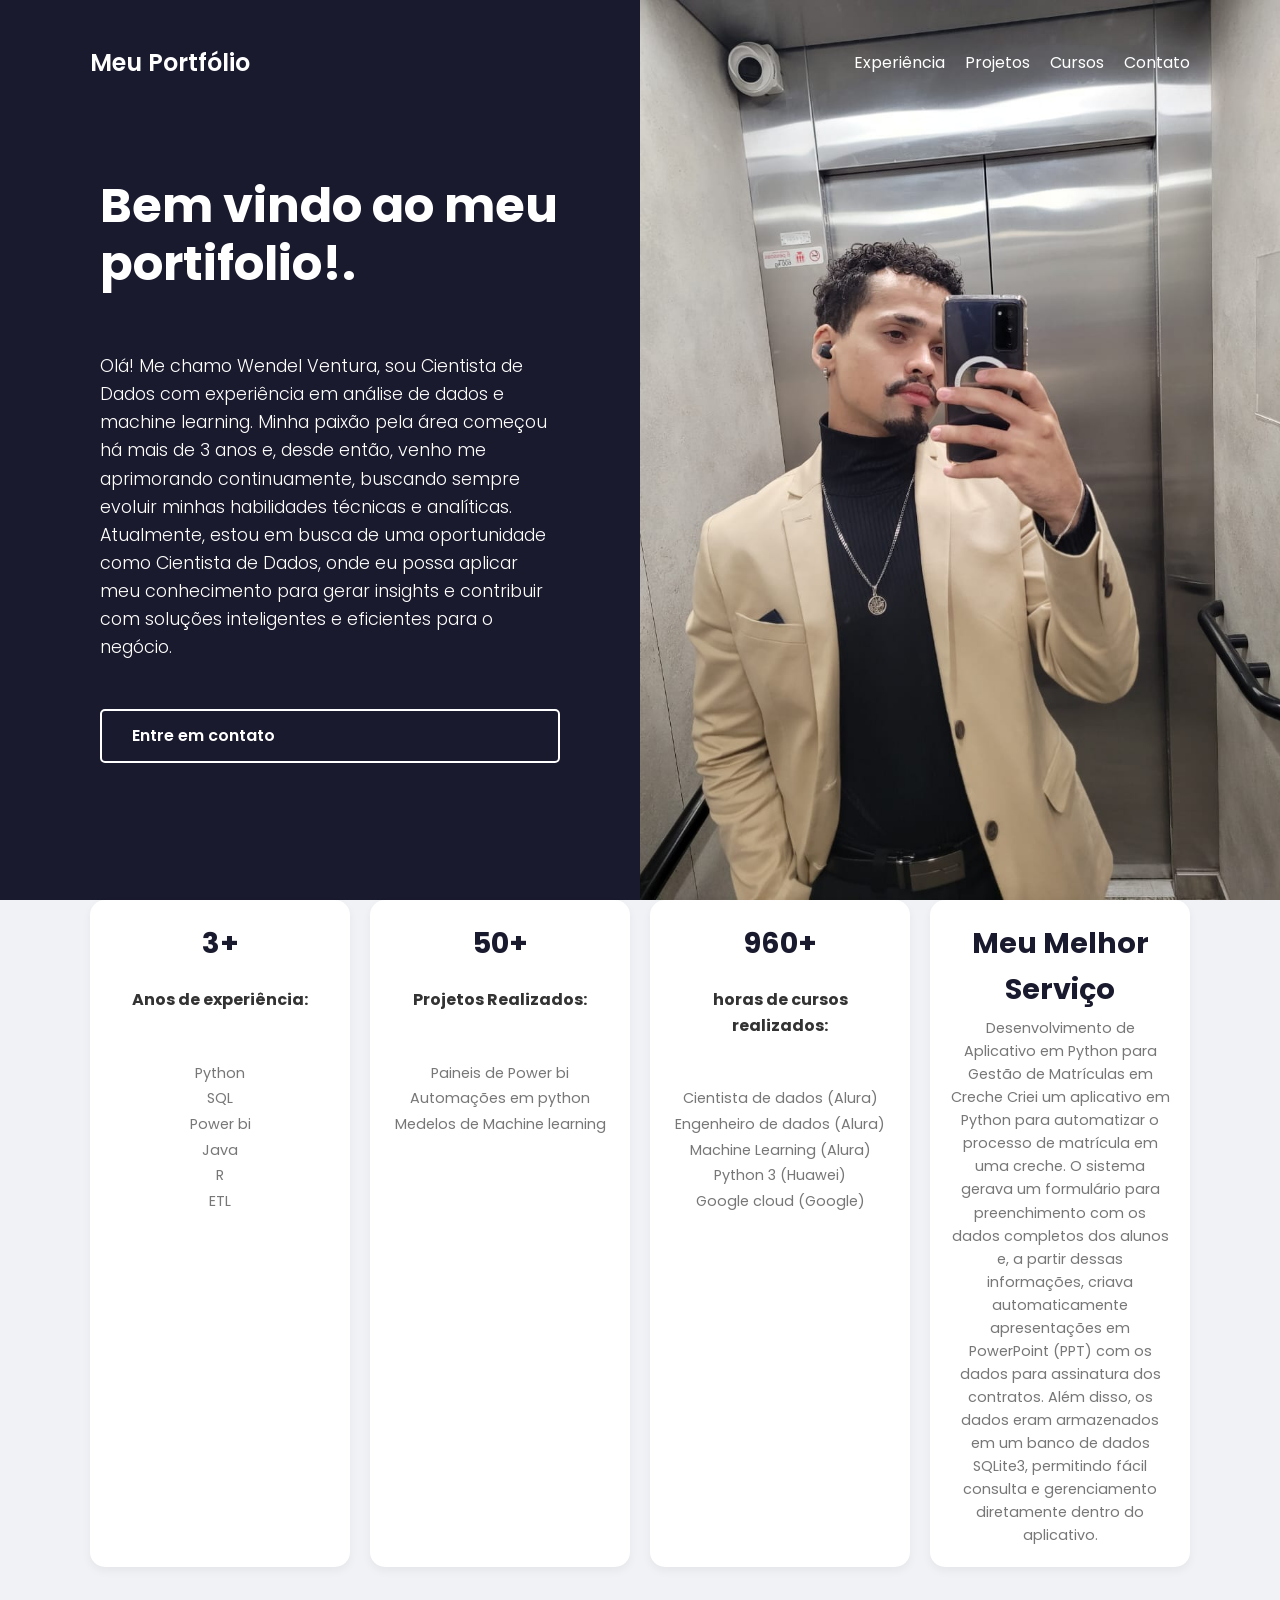
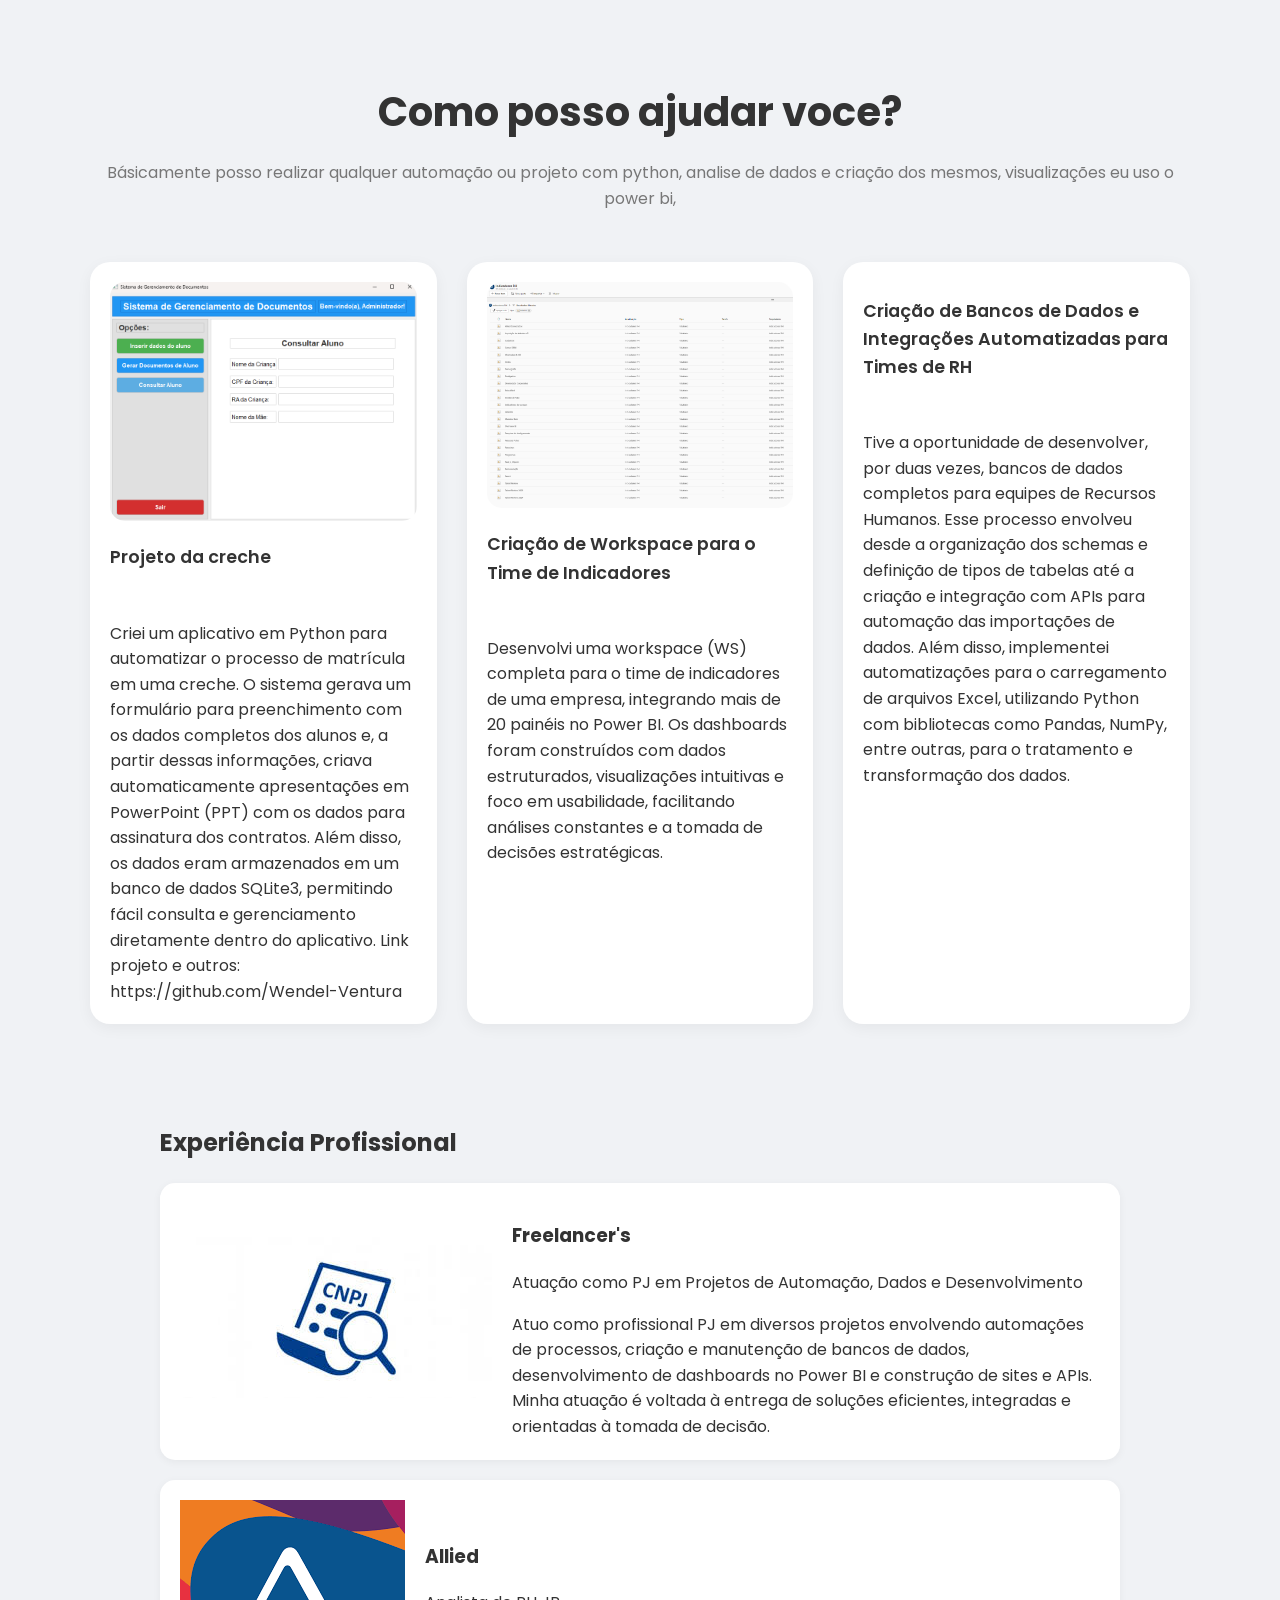
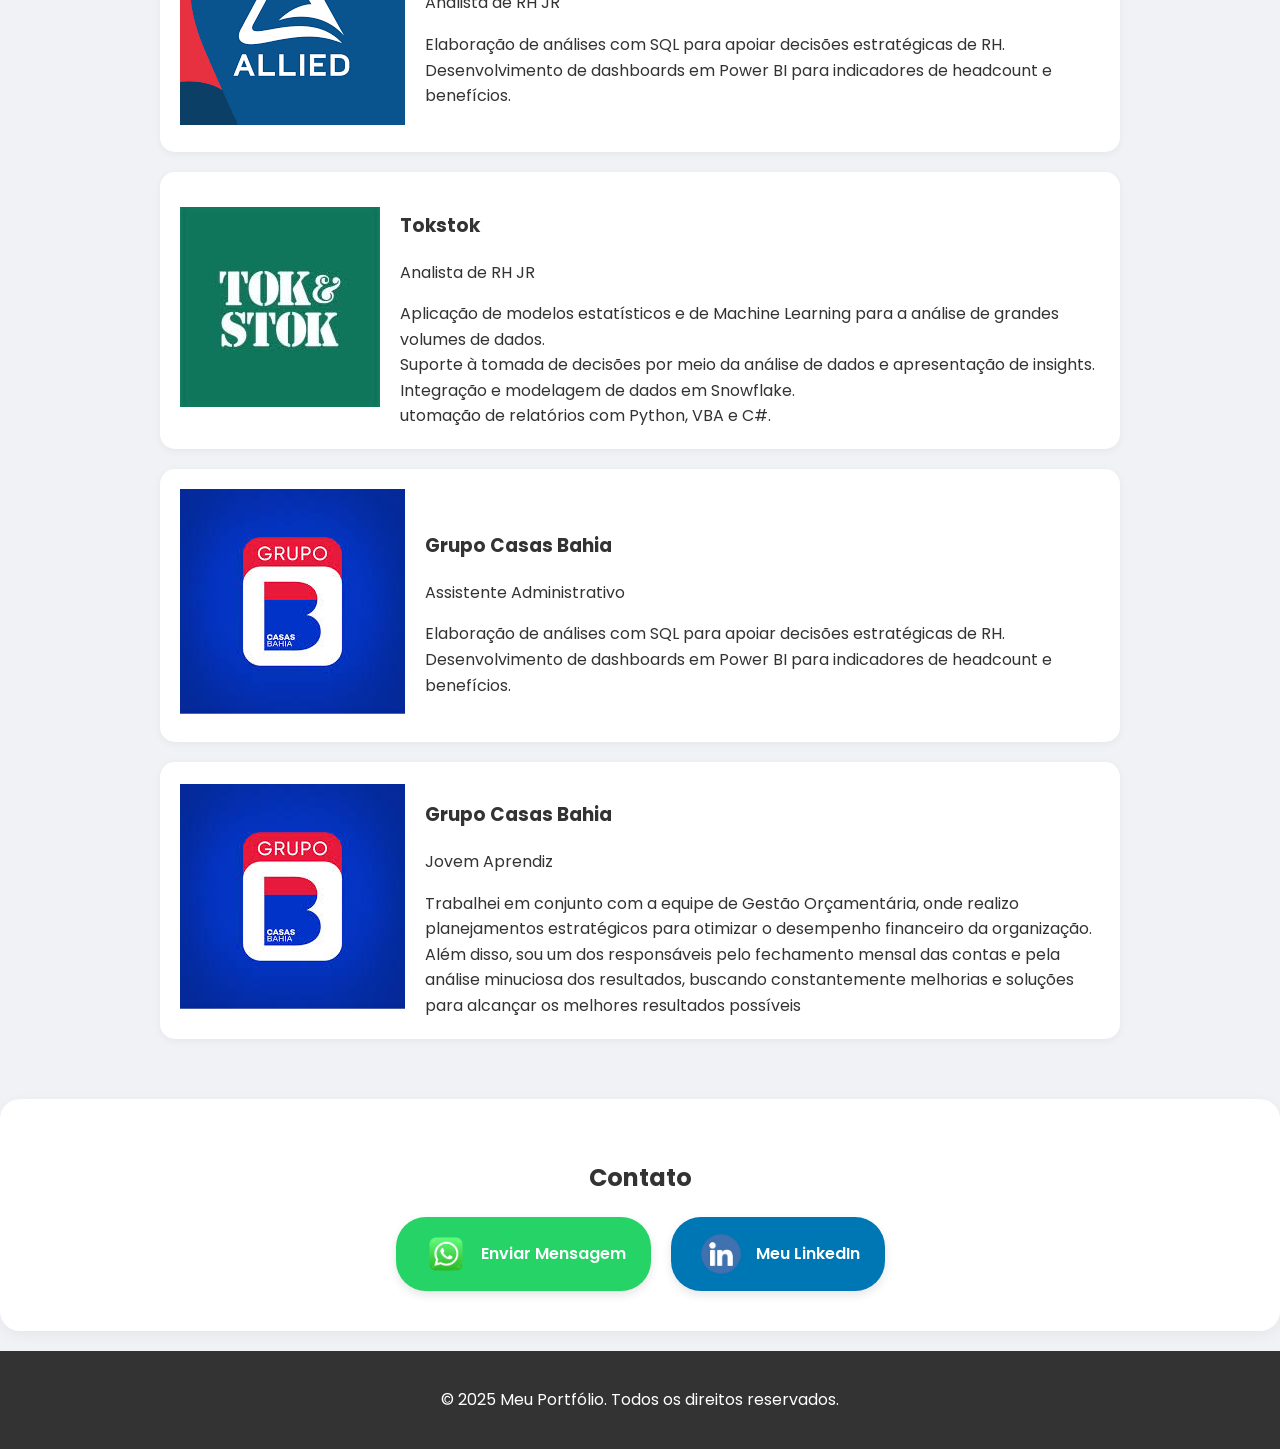
<file: index.html>
<!DOCTYPE html>
<html lang="pt-br">
<head>
    <meta charset="UTF-8">
    <meta name="viewport" content="width=device-width, initial-scale=1.0">
    <title>Meu Portfólio</title>
    <link rel="stylesheet" href="style.css">
    <link rel="preconnect" href="https://fonts.googleapis.com">
    <link rel="preconnect" href="https://fonts.gstatic.com" crossorigin>
    <link href="https://fonts.googleapis.com/css2?family=Poppins:wght@300;400;600;700&display=swap" rel="stylesheet">
</head>
<body>

    <section id="hero">
        <header class="header">
            <nav class="container">
                <h1 class="logo">Meu Portfólio</h1>
                <ul>
                    <li><a href="#experiencia">Experiência</a></li>
                    <li><a href="#projetos">Projetos</a></li>
                    <li><a href="cursos.html">Cursos</a></li>
                    <li><a href="#contato">Contato</a></li>
                </ul>
            </nav>
        </header>

        <div class="hero-conteudo-wrapper">
            <div class="hero-texto">
                <h1>
                    Bem vindo ao meu portifolio!.
                </h1>
                <p>
                    Olá! Me chamo Wendel Ventura, sou Cientista de Dados com experiência em análise de dados e machine learning.
                    Minha paixão pela área começou há mais de 3 anos e, desde então, venho me aprimorando continuamente, buscando sempre evoluir minhas habilidades técnicas e analíticas.
                    Atualmente, estou em busca de uma oportunidade como Cientista de Dados, onde eu possa aplicar meu conhecimento para gerar insights e contribuir com soluções inteligentes e eficientes para o negócio.
                </p>
                <a href="#contato" class="botao">Entre em contato</a>
            </div>
            <div class="hero-imagem">
                <img src="pictures\img2.jpg" alt="Sua foto de perfil profissional">
            </div>
        </div>
    </section>

    <section id="info-cards" class="container">
        <div class="info-card">
            <h3>3+</h3>
            <h4>Anos de experiência: </h4>
            <br>
            <span>Python</span>
            <br>
            <span>SQL</span>
            <br>
            <span>Power bi</span>
            <br>
            <span>Java</span>
            <br>
            <span>R</span>
            <br>
            <span>ETL</span>
        </div>
        <div class="info-card">
            <h3>50+</h3>
            <h4>Projetos Realizados:</h4>
            <br>
            <span>Paineis de Power bi</span><br>
            <span>Automações em python</span><br>
            <span>Medelos de Machine learning</span>
        </div>
        <div class="info-card">
            <h3>960+</h3>
            <h4>horas de cursos realizados:</h4><br>
            <span>
                Cientista de dados (Alura)<br>
                Engenheiro de dados (Alura)<br>
                Machine Learning (Alura)<br>
                Python 3 (Huawei)<br>
                Google cloud (Google)
            </span><br>
        </div>
        <div class="info-card">
            <h3>Meu Melhor<br>Serviço</h3>
            <p>
                Desenvolvimento de Aplicativo em Python para Gestão de Matrículas em Creche
                Criei um aplicativo em Python para automatizar o processo de matrícula em uma creche. O sistema gerava um formulário para preenchimento com os dados completos dos alunos e, a partir dessas informações, criava automaticamente apresentações em PowerPoint (PPT) com os dados para assinatura dos contratos.
                Além disso, os dados eram armazenados em um banco de dados SQLite3, permitindo fácil consulta e gerenciamento diretamente dentro do aplicativo.
            </p>
        </div>
    </section>

    <section id="projetos" class="container">
        <h2 class="section-title">Como posso ajudar voce?</h2>
        <p class="section-subtitle">Básicamente posso realizar qualquer automação ou projeto com python, analise de dados e criação dos mesmos, visualizações eu uso o power bi,</p>
        <div class="projetos-grid">
            <div class="projeto-card">
                <img src="pictures\projeto1.png" alt="Projeto 1">
                <h4>Projeto da creche</h4><br>
                <span>
                Criei um aplicativo em Python para automatizar o processo de matrícula em uma creche. O sistema gerava um formulário para preenchimento com os dados completos dos alunos e, a partir dessas informações, criava automaticamente apresentações em PowerPoint (PPT) com os dados para assinatura dos contratos.
                Além disso, os dados eram armazenados em um banco de dados SQLite3, permitindo fácil consulta e gerenciamento diretamente dentro do aplicativo.
                Link projeto e outros: https://github.com/Wendel-Ventura 
                </span>
            </div>
            <div class="projeto-card">
                <img src="pictures\pbi.png" alt="Projeto 2">
                <h4>Criação de Workspace para o Time de Indicadores</h4><br>
                <span>
                    Desenvolvi uma workspace (WS) completa para o time de indicadores de uma empresa, integrando mais de 20 painéis no Power BI. Os dashboards foram construídos com dados estruturados, visualizações intuitivas e foco em usabilidade, facilitando análises constantes e a tomada de decisões estratégicas.
                </span>
                
            </div>
            <div class="projeto-card">
                <!-- <img src="https://via.placeholder.com/300x200" alt="Projeto 3"> -->
                <h4>Criação de Bancos de Dados e Integrações Automatizadas para Times de RH</h4><br>
                <span>
                    Tive a oportunidade de desenvolver, por duas vezes, bancos de dados completos para equipes de Recursos Humanos. Esse processo envolveu desde a organização dos schemas e definição de tipos de tabelas até a criação e integração com APIs para automação das importações de dados.
                    Além disso, implementei automatizações para o carregamento de arquivos Excel, utilizando Python com bibliotecas como Pandas, NumPy, entre outras, para o tratamento e transformação dos dados.
                </span>
            </div>
        </div>
    </section>

    <section id="experiencia" class="secao">
        <h2>Experiência Profissional</h2>
        <div class="experiencia-card">
            <div class="logo-circle">
                <img src="pictures\pj.jpeg" alt="Logo da Empresa 0">
            </div>
            <div class="experiencia-conteudo">
                <h3>Freelancer's</h3>
                <p>Atuação como PJ em Projetos de Automação, Dados e Desenvolvimento</p>
                <span>
                    Atuo como profissional PJ em diversos projetos envolvendo automações de processos, criação e manutenção de bancos de dados, desenvolvimento de dashboards no Power BI e construção de sites e APIs. Minha atuação é voltada à entrega de soluções eficientes, integradas e orientadas à tomada de decisão.
                </span>
            </div>
        </div>
        <div class="experiencia-card">
            <div class="logo-circle">
                <img src="pictures\allied.png" alt="Logo da Empresa 1">
            </div>
            <div class="experiencia-conteudo">
                <h3>Allied</h3>
                <p>Analista de RH JR</p>
                <span>
                    Elaboração de análises com SQL para apoiar decisões estratégicas de RH. <br>
                    Desenvolvimento de dashboards em Power BI para indicadores de headcount e benefícios.
                </span>
            </div>
        </div>
        <div class="experiencia-card">
            <div class="logo-circle">
                <img src="pictures\tokstok.jpeg" alt="Logo da Empresa 2">
            </div>
            <div class="experiencia-conteudo">
                <h3>Tokstok</h3>
                <p>Analista de RH JR</p>
                <span>
                    Aplicação de modelos estatísticos e de Machine Learning para a análise de grandes volumes de dados.<br>
                    Suporte à tomada de decisões por meio da análise de dados e apresentação de insights.<br>
                    Integração e modelagem de dados em Snowflake.<br>
                    utomação de relatórios com Python, VBA e C#.
                </span>
            </div>
        </div>
        <div class="experiencia-card">
            <div class="logo-circle">
                <img src="pictures\grupo cb.jpeg" alt="Logo da Empresa 3">
            </div>
            <div class="experiencia-conteudo">
                <h3>Grupo Casas Bahia</h3>
                <p>Assistente Administrativo</p>
                <span>
                    Elaboração de análises com SQL para apoiar decisões estratégicas de RH.<br>
                    Desenvolvimento de dashboards em Power BI para indicadores de headcount e benefícios.
                </span>
            </div>
        </div>
        <div class="experiencia-card">
            <div class="logo-circle">
                <img src="pictures\grupo cb.jpeg" alt="Logo da Empresa 4">
            </div>
            <div class="experiencia-conteudo">
                <h3>Grupo Casas Bahia</h3>
                <p>Jovem Aprendiz</p>
                <span>
                    Trabalhei em conjunto com a equipe de Gestão Orçamentária, onde realizo planejamentos estratégicos para otimizar o desempenho financeiro da organização. Além disso, sou um dos responsáveis pelo fechamento mensal das contas e pela análise minuciosa dos resultados, buscando constantemente melhorias e soluções para alcançar os melhores resultados possíveis
                </span>
            </div>
        </div>
        </section>

    <section id="contato" class="card contato-section">
        <h2>Contato</h2>
        <div class="contato-links">
            <a href="https://wa.me/5511961731575?text=Ola%20tudo%20bem?%20Gostaria%20de%20fazer%20um%20orcamento%20de%20projeto/proposta%20de%20emprego." target="_blank" class="botao-whatsapp">
                <img src="/pictures/whats.png" width="50px" height="50px"  alt="Ícone WhatsApp">
                Enviar Mensagem
            </a>
            <a href="https://www.linkedin.com/in/wendelventura" target="_blank" class="botao-linkedin">
                <img src="/pictures/linkedin.png" width="50px" height="50px" alt="Ícone LinkedIn">
                Meu LinkedIn
            </a>
        </div>
    </section>

    <footer>
        <p>&copy; 2025 Meu Portfólio. Todos os direitos reservados.</p>
    </footer>

</body>
</html>
</file>
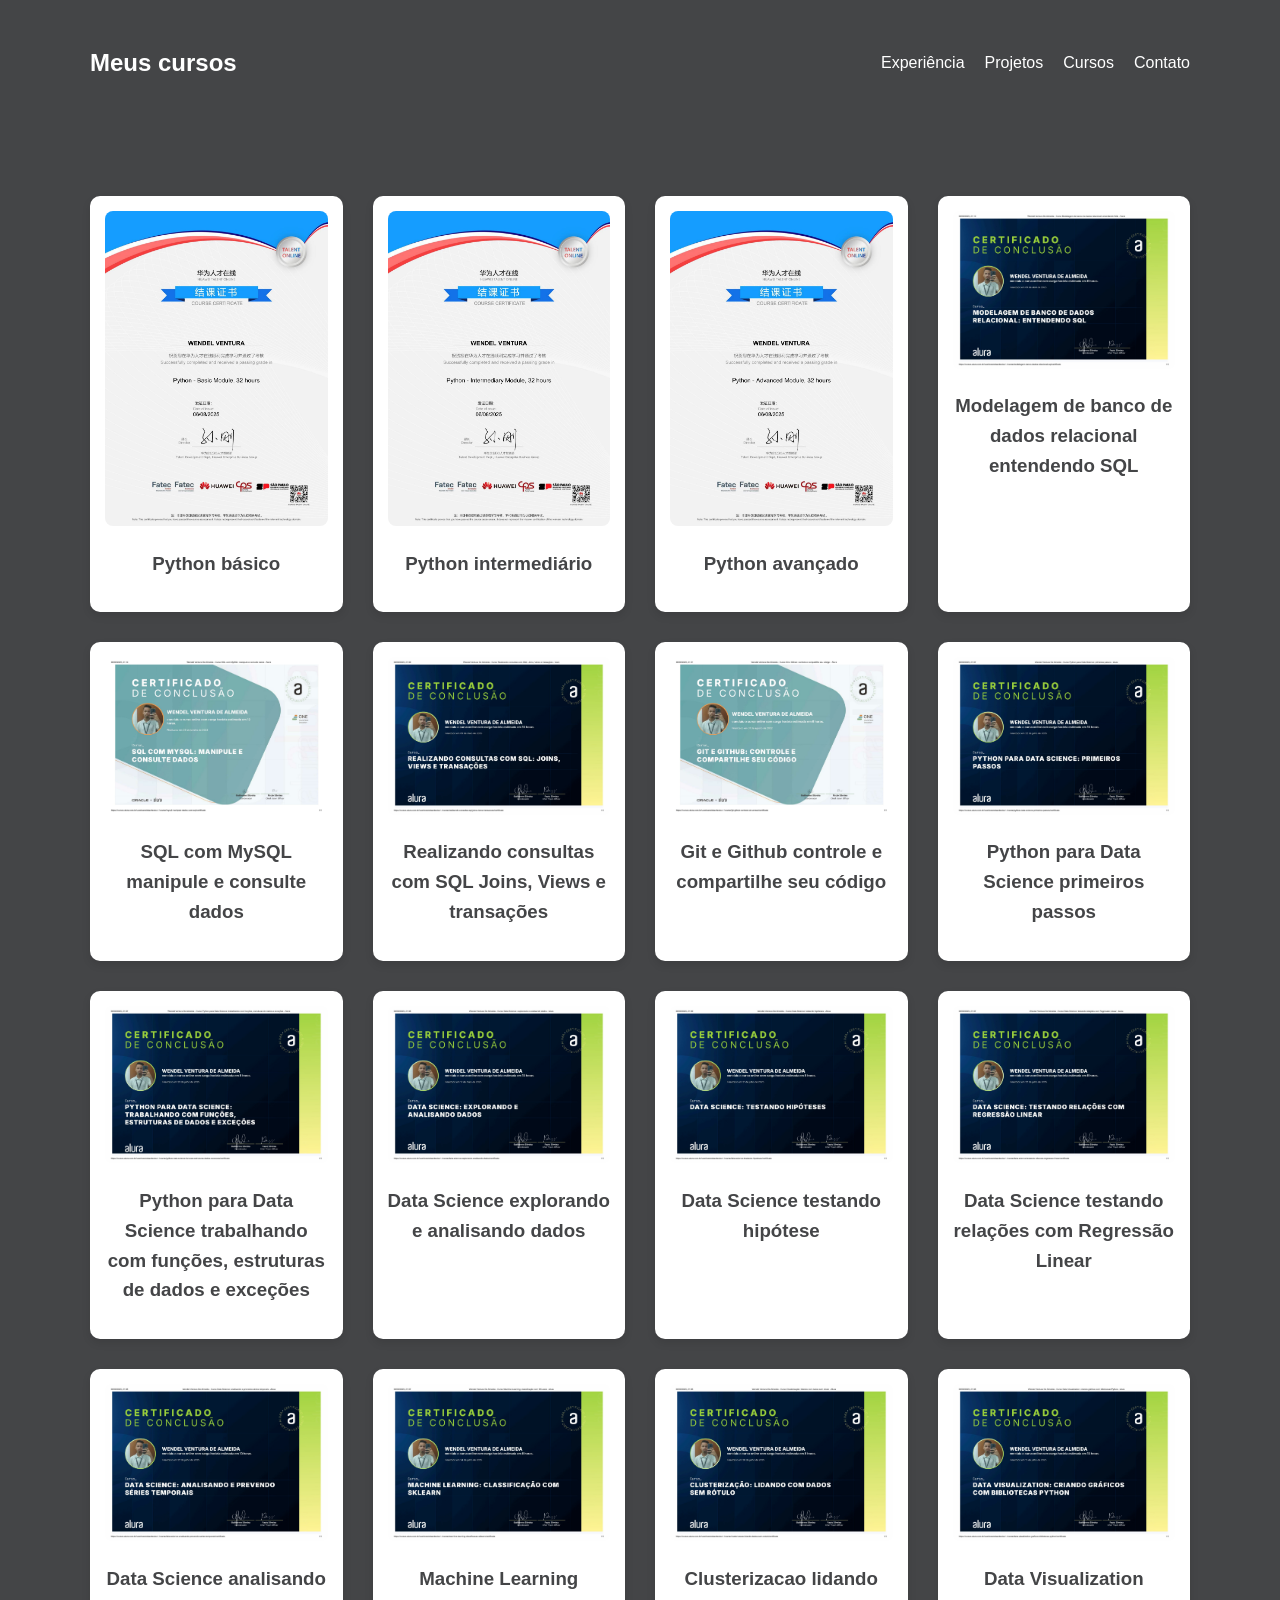
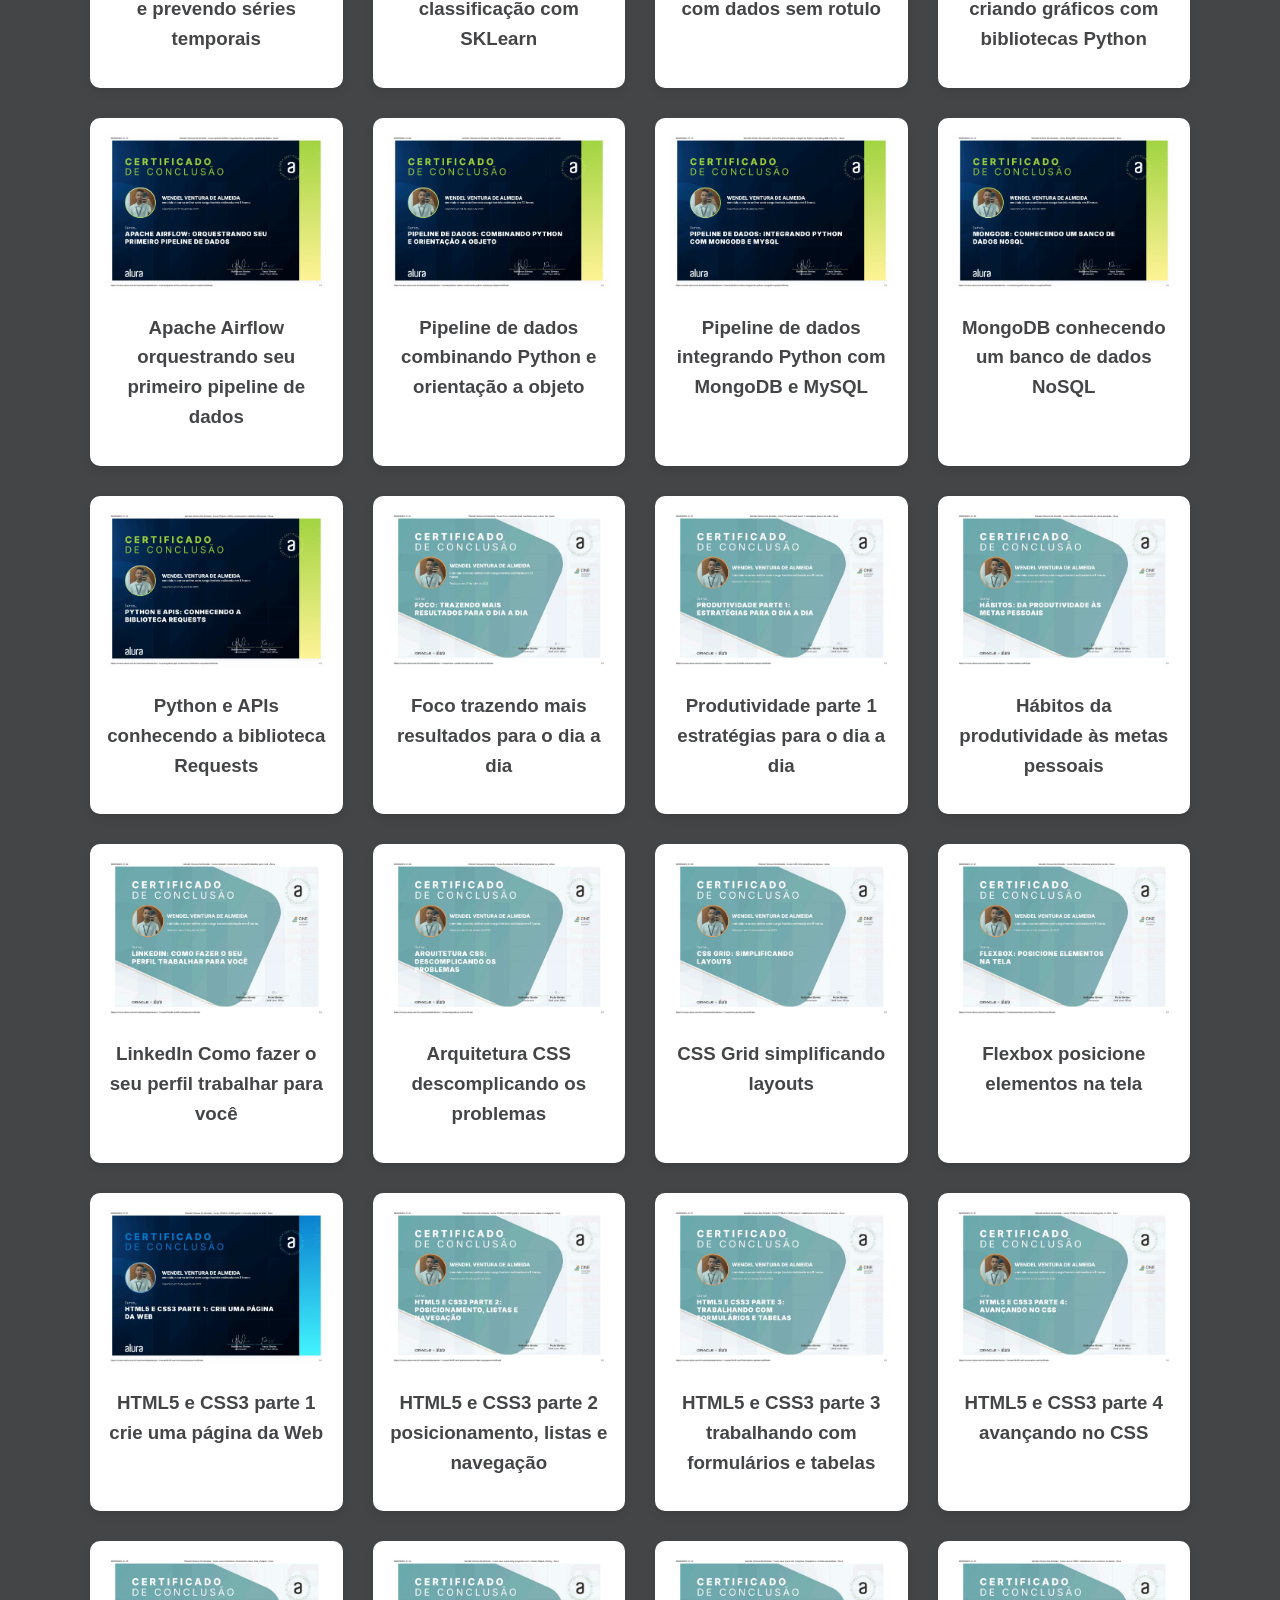
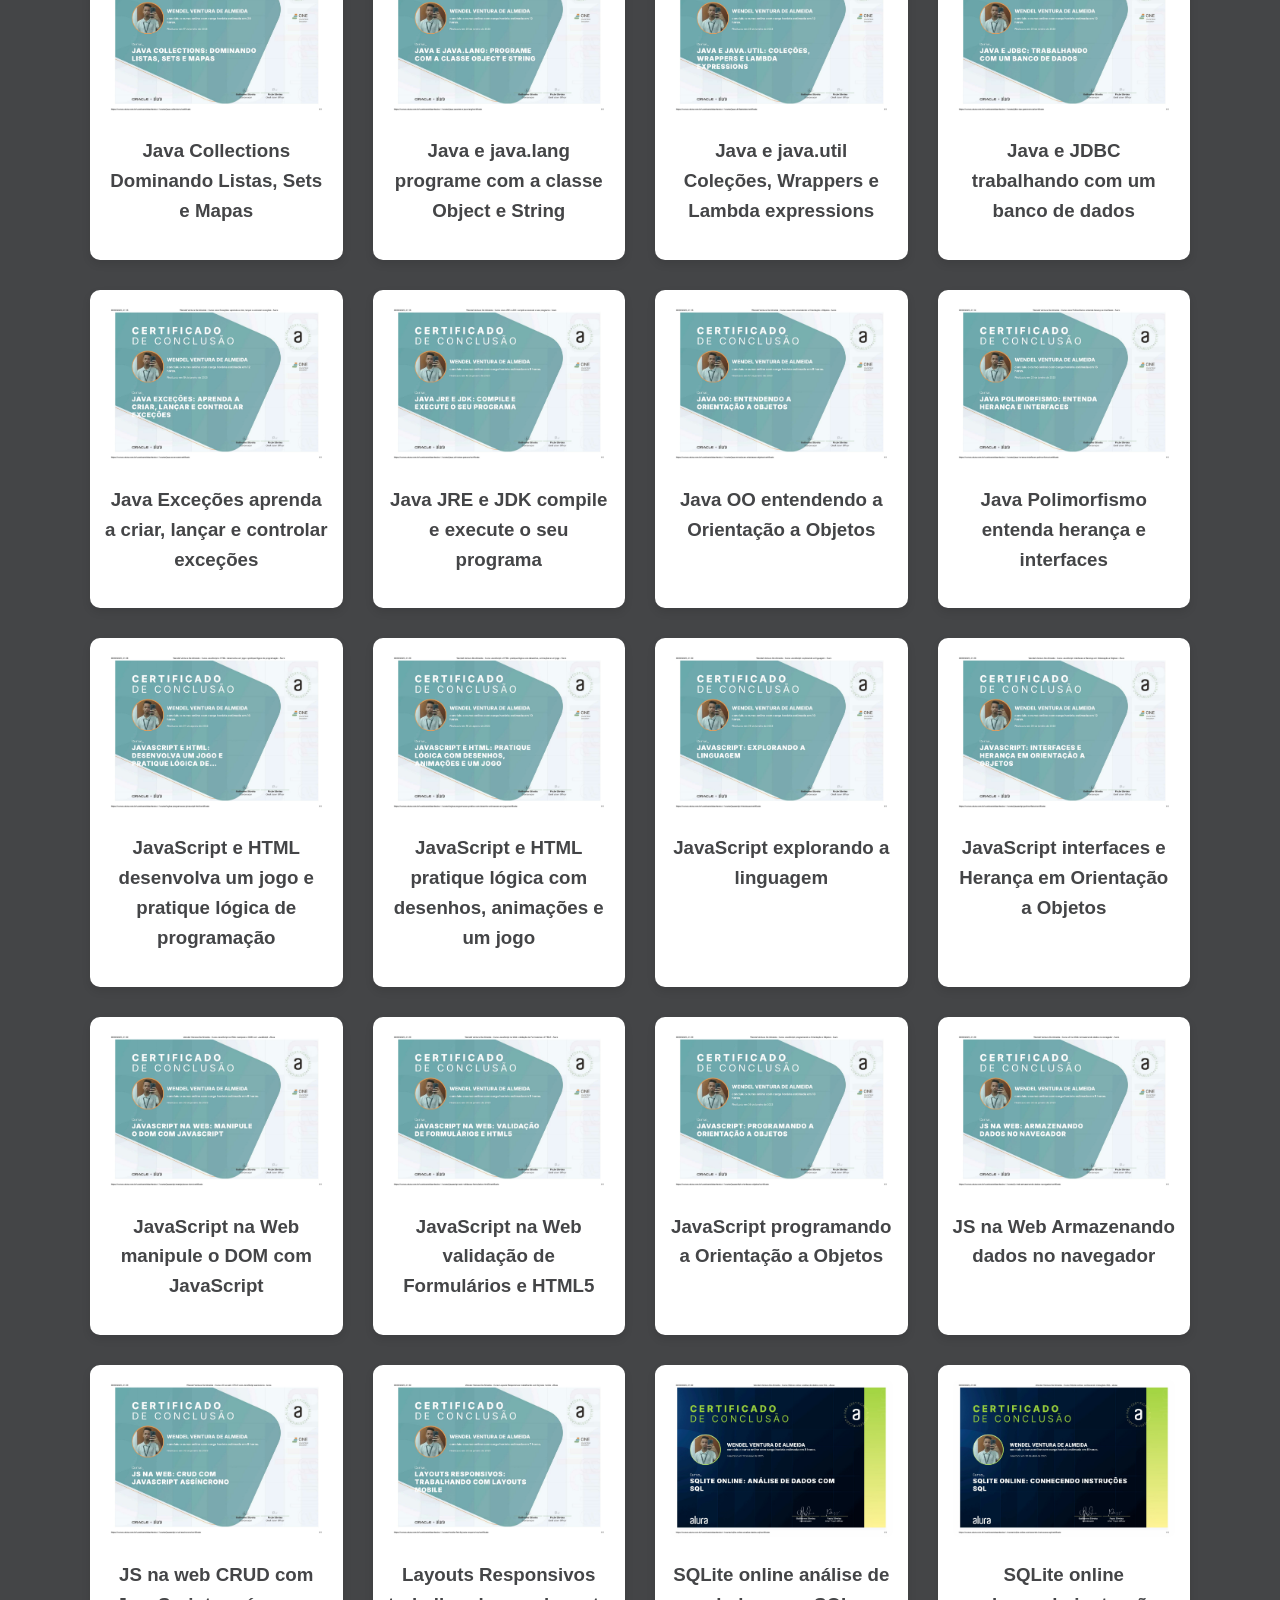
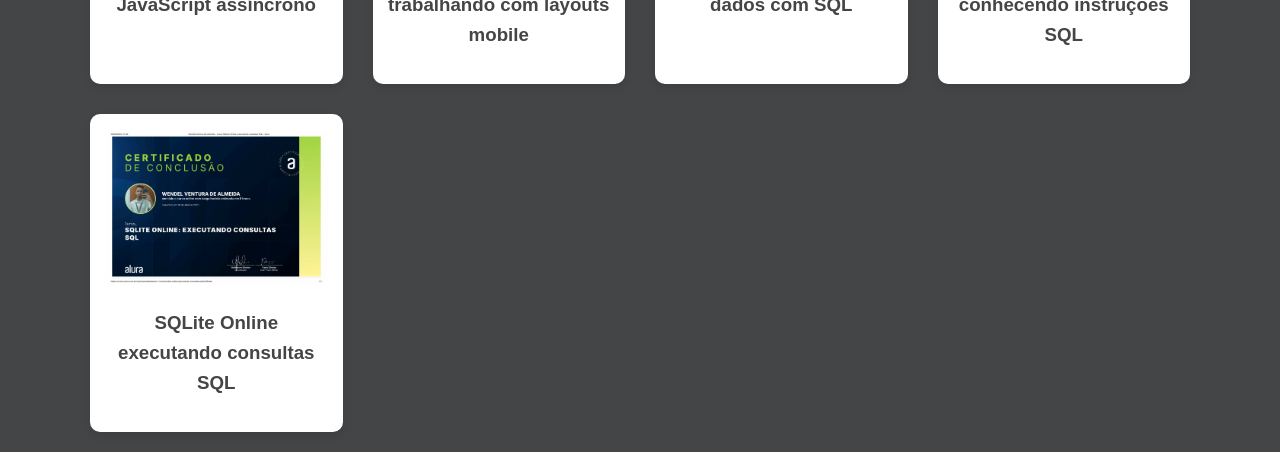
<file: cursos.html>
<!DOCTYPE html>
<html lang="en">
<head>
    <meta charset="UTF-8">
    <meta name="viewport" content="width=device-width, initial-scale=1.0">
    <title>Cursos</title>
    <link rel="stylesheet" href="cursos.css">
</head>
<body>
    <section id="hero">
        <header class="header">
            <nav class="container">
                <h1 class="logo">Meus cursos</h1>
                <ul>
                    <li><a href="index.html">Experiência</a></li>
                    <li><a href="index.html">Projetos</a></li>
                    <li><a href="cursos.html">Cursos</a></li>
                    <li><a href="index.html">Contato</a></li>
                </ul>
            </nav>
        </header>
    </section>

    <section id="cursos" class="container">
        <div class="cursos-grid">

            <div class="curso-card" onclick="openModal('python-basicoo')">
            <img src="/certificados_img/python basico_pagina_1.jpg" alt="Certificado Python básico">
            <h3>Python básico</h3>
        </div>
        <div class="curso-card" onclick="openModal('python-intermediario')">
            <img src="/certificados_img/python intermediario_pagina_1.jpg" alt="Certificado Python intermediário">
            <h3>Python intermediário</h3>
        </div>
        <div class="curso-card" onclick="openModal('python-avancado')">
            <img src="/certificados_img/Python avançado_pagina_1.jpg" alt="Certificado Python avançado">
            <h3>Python avançado</h3>
        </div>
        <div class="curso-card" onclick="openModal('modelagem-sql')">
            <img src="/certificados_img/Modelagem de banco de dados relacional entendendo SQL_pagina_1.jpg" alt="Certificado Modelagem banco de dados">
            <h3>Modelagem de banco de dados relacional entendendo SQL</h3>
        </div>
        <div class="curso-card" onclick="openModal('sql-mysql')">
            <img src="/certificados_img/SQL com MySQL manipule e consulte dados_pagina_1.jpg" alt="Certificado SQL MySQL">
            <h3>SQL com MySQL manipule e consulte dados</h3>
        </div>
        <div class="curso-card" onclick="openModal('sql-joins')">
            <img src="/certificados_img/Realizando consultas com SQL Joins, Views e transações_pagina_1.jpg" alt="Certificado SQL Joins">
            <h3>Realizando consultas com SQL Joins, Views e transações</h3>
        </div>
        <div class="curso-card" onclick="openModal('git-github')">
            <img src="/certificados_img/Git e Github controle e compartilhe seu código_pagina_1.jpg" alt="Certificado Git e Github">
            <h3>Git e Github controle e compartilhe seu código</h3>
        </div>
        <div class="curso-card" onclick="openModal('python-ds1')">
            <img src="/certificados_img/Python para Data Science primeiros passos_pagina_1.jpg" alt="Certificado Python Data Science primeiros passos">
            <h3>Python para Data Science primeiros passos</h3>
        </div>
        <div class="curso-card" onclick="openModal('python-ds2')">
            <img src="/certificados_img/Python para Data Science trabalhando com funções, estruturas de dados e exceções_pagina_1.jpg" alt="Certificado Python Data Science funções">
            <h3>Python para Data Science trabalhando com funções, estruturas de dados e exceções</h3>
        </div>
        <div class="curso-card" onclick="openModal('ds-explorando')">
            <img src="/certificados_img/Data Science explorando e analisando dados_pagina_1.jpg" alt="Certificado Data Science Explorando dados">
            <h3>Data Science explorando e analisando dados</h3>
        </div>
        <div class="curso-card" onclick="openModal('ds-hipotese')">
            <img src="/certificados_img/Data Science testando hipótese_pagina_1.jpg" alt="Certificado Data Science Hipótese">
            <h3>Data Science testando hipótese</h3>
        </div>
        <div class="curso-card" onclick="openModal('ds-regressao')">
            <img src="/certificados_img/Data Science testando relações com Regressão Linear_pagina_1.jpg" alt="Certificado Data Science Regressão Linear">
            <h3>Data Science testando relações com Regressão Linear</h3>
        </div>
        <div class="curso-card" onclick="openModal('ds-series-temporais')">
            <img src="/certificados_img/Data Science analisando e prevendo séries temporais_pagina_1.jpg" alt="Certificado Data Science Series Temporais">
            <h3>Data Science analisando e prevendo séries temporais</h3>
        </div>
        <div class="curso-card" onclick="openModal('ml-classificacao')">
            <img src="/certificados_img/Machine Learning classificação com SKLearn_pagina_1.jpg" alt="Certificado Machine Learning">
            <h3>Machine Learning classificação com SKLearn</h3>
        </div>
        <div class="curso-card" onclick="openModal('clusterizacao')">
            <img src="/certificados_img/Clusterizacao lidando com dados sem rotulo_pagina_1.jpg" alt="Certificado Clusterizacao">
            <h3>Clusterizacao lidando com dados sem rotulo</h3>
        </div>
        <div class="curso-card" onclick="openModal('data-viz')">
            <img src="/certificados_img/Data Visualization criando gráficos com bibliotecas Python_pagina_1.jpg" alt="Certificado Data Visualization">
            <h3>Data Visualization criando gráficos com bibliotecas Python</h3>
        </div>
        <div class="curso-card" onclick="openModal('apache-airflow')">
            <img src="/certificados_img/Apache Airflow orquestrando seu primeiro pipeline de dados_pagina_1.jpg" alt="Certificado Apache Airflow">
            <h3>Apache Airflow orquestrando seu primeiro pipeline de dados</h3>
        </div>
        <div class="curso-card" onclick="openModal('pipeline-python-poo')">
            <img src="/certificados_img/Pipeline de dados combinando Python e orientação a objeto_pagina_1.jpg" alt="Certificado Pipeline Python OO">
            <h3>Pipeline de dados combinando Python e orientação a objeto</h3>
        </div>
        <div class="curso-card" onclick="openModal('pipeline-mongo-mysql')">
            <img src="/certificados_img/Pipeline de dados integrando Python com MongoDB e MySQL_pagina_1.jpg" alt="Certificado Pipeline Python MongoDB MySQL">
            <h3>Pipeline de dados integrando Python com MongoDB e MySQL</h3>
        </div>
        <div class="curso-card" onclick="openModal('mongodb')">
            <img src="/certificados_img/MongoDB conhecendo um banco de dados NoSQL_pagina_1.jpg" alt="Certificado MongoDB">
            <h3>MongoDB conhecendo um banco de dados NoSQL</h3>
        </div>
        <div class="curso-card" onclick="openModal('python-requests')">
            <img src="/certificados_img/Python e APIs conhecendo a biblioteca Requests_pagina_1.jpg" alt="Certificado Python APIs">
            <h3>Python e APIs conhecendo a biblioteca Requests</h3>
        </div>
        <div class="curso-card" onclick="openModal('foco')">
            <img src="/certificados_img/Foco trazendo mais resultados para o dia a dia_pagina_1.jpg" alt="Certificado Foco">
            <h3>Foco trazendo mais resultados para o dia a dia</h3>
        </div>
        <div class="curso-card" onclick="openModal('produtividade')">
            <img src="/certificados_img/Produtividade parte 1 estratégias para o dia a dia_pagina_1.jpg" alt="Certificado Produtividade">
            <h3>Produtividade parte 1 estratégias para o dia a dia</h3>
        </div>
        <div class="curso-card" onclick="openModal('habitos')">
            <img src="/certificados_img/Hábitos da produtividade às metas pessoais_pagina_1.jpg" alt="Certificado Hábitos da produtividade">
            <h3>Hábitos da produtividade às metas pessoais</h3>
        </div>
        <div class="curso-card" onclick="openModal('linkedin')">
            <img src="/certificados_img/LinkedIn Como fazer o seu perfil trabalhar para você_pagina_1.jpg" alt="Certificado LinkedIn">
            <h3>LinkedIn Como fazer o seu perfil trabalhar para você</h3>
        </div>
        <div class="curso-card" onclick="openModal('arquitetura-css')">
            <img src="/certificados_img/Arquitetura CSS descomplicando os problemas_pagina_1.jpg" alt="Certificado Arquitetura CSS">
            <h3>Arquitetura CSS descomplicando os problemas</h3>
        </div>
        <div class="curso-card" onclick="openModal('css-grid')">
            <img src="/certificados_img/CSS Grid simplificando layouts_pagina_1.jpg" alt="Certificado CSS Grid">
            <h3>CSS Grid simplificando layouts</h3>
        </div>
        <div class="curso-card" onclick="openModal('flexbox')">
            <img src="/certificados_img/Flexbox posicione elementos na tela_pagina_1.jpg" alt="Certificado Flexbox">
            <h3>Flexbox posicione elementos na tela</h3>
        </div>
        <div class="curso-card" onclick="openModal('html-css1')">
            <img src="/certificados_img/HTML5 e CSS3 parte 1 crie uma página da Web_pagina_1.jpg" alt="Certificado HTML5 e CSS3 parte 1">
            <h3>HTML5 e CSS3 parte 1 crie uma página da Web</h3>
        </div>
        <div class="curso-card" onclick="openModal('html-css2')">
            <img src="/certificados_img/HTML5 e CSS3 parte 2 posicionamento, listas e navegação_pagina_1.jpg" alt="Certificado HTML5 e CSS3 parte 2">
            <h3>HTML5 e CSS3 parte 2 posicionamento, listas e navegação</h3>
        </div>
        <div class="curso-card" onclick="openModal('html-css3')">
            <img src="/certificados_img/HTML5 e CSS3 parte 3 trabalhando com formulários e tabelas_pagina_1.jpg" alt="Certificado HTML5 e CSS3 parte 3">
            <h3>HTML5 e CSS3 parte 3 trabalhando com formulários e tabelas</h3>
        </div>
        <div class="curso-card" onclick="openModal('html-css4')">
            <img src="/certificados_img/HTML5 e CSS3 parte 4 avançando no CSS_pagina_1.jpg" alt="Certificado HTML5 e CSS3 parte 4">
            <h3>HTML5 e CSS3 parte 4 avançando no CSS</h3>
        </div>
        <div class="curso-card" onclick="openModal('java-collections')">
            <img src="/certificados_img/Java Collections Dominando Listas, Sets e Mapas_pagina_1.jpg" alt="Certificado Java Collections">
            <h3>Java Collections Dominando Listas, Sets e Mapas</h3>
        </div>
        <div class="curso-card" onclick="openModal('java-object-string')">
            <img src="/certificados_img/Java e java.lang programe com a classe Object e String_pagina_1.jpg" alt="Certificado Java Object e String">
            <h3>Java e java.lang programe com a classe Object e String</h3>
        </div>
        <div class="curso-card" onclick="openModal('java-util')">
            <img src="/certificados_img/Java e java.util Coleções, Wrappers e Lambda expressions_pagina_1.jpg" alt="Certificado Java Collections Wrappers">
            <h3>Java e java.util Coleções, Wrappers e Lambda expressions</h3>
        </div>
        <div class="curso-card" onclick="openModal('java-jdbc')">
            <img src="/certificados_img/Java e JDBC trabalhando com um banco de dados_pagina_1.jpg" alt="Certificado Java JDBC">
            <h3>Java e JDBC trabalhando com um banco de dados</h3>
        </div>
        <div class="curso-card" onclick="openModal('java-excecoes')">
            <img src="/certificados_img/Java Exceções aprenda a criar, lançar e controlar exceções_pagina_1.jpg" alt="Certificado Java Exceções">
            <h3>Java Exceções aprenda a criar, lançar e controlar exceções</h3>
        </div>
        <div class="curso-card" onclick="openModal('java-jre-jdk')">
            <img src="/certificados_img/Java JRE e JDK compile e execute o seu programa_pagina_1.jpg" alt="Certificado Java JRE e JDK">
            <h3>Java JRE e JDK compile e execute o seu programa</h3>
        </div>
        <div class="curso-card" onclick="openModal('java-oo')">
            <img src="/certificados_img/Java OO entendendo a Orientação a Objetos_pagina_1.jpg" alt="Certificado Java OO">
            <h3>Java OO entendendo a Orientação a Objetos</h3>
        </div>
        <div class="curso-card" onclick="openModal('java-polimorfismo')">
            <img src="/certificados_img/Java Polimorfismo entenda herança e interfaces_pagina_1.jpg" alt="Certificado Java Polimorfismo">
            <h3>Java Polimorfismo entenda herança e interfaces</h3>
        </div>
        <div class="curso-card" onclick="openModal('js-logica1')">
            <img src="/certificados_img/JavaScript e HTML desenvolva um jogo e pratique lógica de programação_pagina_1.jpg" alt="Certificado JS e HTML Jogo">
            <h3>JavaScript e HTML desenvolva um jogo e pratique lógica de programação</h3>
        </div>
        <div class="curso-card" onclick="openModal('js-logica2')">
            <img src="/certificados_img/JavaScript e HTML pratique lógica com desenhos, animações e um jogo_pagina_1.jpg" alt="Certificado JS e HTML lógica">
            <h3>JavaScript e HTML pratique lógica com desenhos, animações e um jogo</h3>
        </div>
        <div class="curso-card" onclick="openModal('js-linguagem')">
            <img src="/certificados_img/JavaScript explorando a linguagem_pagina_1.jpg" alt="Certificado JavaScript explorando">
            <h3>JavaScript explorando a linguagem</h3>
        </div>
        <div class="curso-card" onclick="openModal('js-interfaces')">
            <img src="/certificados_img/JavaScript interfaces e Herança em Orientação a Objetos_pagina_1.jpg" alt="Certificado JS Herança">
            <h3>JavaScript interfaces e Herança em Orientação a Objetos</h3>
        </div>
        <div class="curso-card" onclick="openModal('js-dom')">
            <img src="/certificados_img/JavaScript na Web manipule o DOM com JavaScript_pagina_1.jpg" alt="Certificado JS Web DOM">
            <h3>JavaScript na Web manipule o DOM com JavaScript</h3>
        </div>
        <div class="curso-card" onclick="openModal('js-formularios')">
            <img src="/certificados_img/JavaScript na Web validação de Formulários e HTML5_pagina_1.jpg" alt="Certificado JS Web Validação">
            <h3>JavaScript na Web validação de Formulários e HTML5</h3>
        </div>
        <div class="curso-card" onclick="openModal('js-poo')">
            <img src="/certificados_img/JavaScript programando a Orientação a Objetos_pagina_1.jpg" alt="Certificado JS Orientação a Objetos">
            <h3>JavaScript programando a Orientação a Objetos</h3>
        </div>
        <div class="curso-card" onclick="openModal('js-storageo')">
            <img src="/certificados_img/JS na Web Armazenando dados no navegador_pagina_1.jpg" alt="Certificado JS Armazenando dados">
            <h3>JS na Web Armazenando dados no navegador</h3>
        </div>
        <div class="curso-card" onclick="openModal('js-crud')">
            <img src="/certificados_img/JS na web CRUD com JavaScript assíncrono_pagina_1.jpg" alt="Certificado JS CRUD">
            <h3>JS na web CRUD com JavaScript assíncrono</h3>
        </div>
        <div class="curso-card" onclick="openModal('layouts-responsivos')">
            <img src="/certificados_img/Layouts Responsivos trabalhando com layouts mobile_pagina_1.jpg" alt="Certificado Layouts Responsivos">
            <h3>Layouts Responsivos trabalhando com layouts mobile</h3>
        </div>
        <div class="curso-card" onclick="openModal('sqlite-analise')">
            <img src="/certificados_img/SQLite online análise de dados com SQL_pagina_1.jpg" alt="Certificado SQLite análise de dados">
            <h3>SQLite online análise de dados com SQL</h3>
        </div>
        <div class="curso-card" onclick="openModal('sqlite-instrucoes')">
            <img src="/certificados_img/SQLite online conhecendo instruções SQL_pagina_1.jpg" alt="Certificado SQLite instruções SQL">
            <h3>SQLite online conhecendo instruções SQL</h3>
        </div>
        <div class="curso-card" onclick="openModal('sqlite-consultas')">
            <img src="/certificados_img/SQLite Online executando consultas SQL_pagina_1.jpg" alt="Certificado SQLite consultas SQL">
            <h3>SQLite Online executando consultas SQL</h3>
        </div>

        </div>
    </section>

    <div id="curso-modal" class="modal">
        <div class="modal-content">
            <span class="close-btn" onclick="closeModal()">&times;</span>
            <iframe id="modal-pdf-viewer" src="" width="100%" height="500px"></iframe>
            <h3 id="modal-title"></h3>
            <a id="download-link" href="#" download>Baixar Certificado</a>
        </div>
    </div>

    <script src="cursos.js"></script>
</body>
</html>
</file>
<file: style.css>
/* Estilos Globais */
body {
    font-family: 'Poppins', sans-serif;
    margin: 0;
    padding: 0;
    background-color: #f0f2f5;
    color: #333;
    line-height: 1.6;
}

.container {
    max-width: 1100px;
    margin: 0 auto;
    padding: 20px;
}

.card, .projeto-card {
    background: #fff;
    padding: 40px;
    margin-bottom: 20px;
    border-radius: 20px;
    box-shadow: 0 4px 15px rgba(0, 0, 0, 0.05);
}

.secao {
    padding: 40px 20px;
    max-width: 960px;
    margin: 0 auto;
}

/* --------------------------------- */
/* SEÇÃO DE DESTAQUE (HERO) - Corrigida */
/* --------------------------------- */
#hero {
    min-height: 100vh;
    background-color: #f0f2f5;
    position: relative;
    padding-bottom: 60px;
}

.hero-conteudo-wrapper {
    display: grid;
    grid-template-columns: 1fr 1fr;
    gap: 0;
    min-height: 100vh;
    align-items: stretch;
}

.hero-texto {
    background-color: #1a1a2e;
    color: #fff;
    padding: 100px 80px 100px 100px;
    display: flex;
    flex-direction: column;
    justify-content: center;
}

.hero-texto h1 {
    font-size: 3em;
    font-weight: 700;
    line-height: 1.2;
}

.hero-texto p {
    font-size: 1.1em;
    font-weight: 300;
    margin-top: 20px;
}

.hero-imagem {
    display: flex;
    align-items: center;
}

.hero-imagem img {
    width: 100%;
    height: 100%;
    object-fit: cover;
}

.header {
    position: absolute;
    top: 0;
    left: 0;
    width: 100%;
    z-index: 10;
}

.header .container {
    display: flex;
    justify-content: space-between;
    align-items: center;
    padding: 20px;
}

.header .logo {
    color: #fff;
    font-size: 1.5em;
    font-weight: 600;
}

.header ul {
    list-style: none;
    padding: 0;
    margin: 0;
    display: flex;
    gap: 20px;
}

.header a {
    text-decoration: none;
    color: #fff;
    font-weight: 400;
    transition: color 0.3s ease;
}

.header a:hover {
    color: #b3d1ff;
}

.botao {
    display: inline-block;
    background: transparent;
    color: #fff;
    border: 2px solid #fff;
    padding: 12px 30px;
    border-radius: 5px;
    text-decoration: none;
    font-weight: 600;
    margin-top: 30px;
    transition: background 0.3s ease, color 0.3s ease;
}

.botao:hover {
    background: #fff;
    color: #1a1a2e;
}

/* --------------------------------- */
/* SEÇÃO DE INFO CARDS */
/* --------------------------------- */
#info-cards {
    display: flex;
    justify-content: space-between;
    gap: 20px;
    margin-top: -60px; /* Mantido para sobrepor o topo da seção seguinte */
    z-index: 5;
    position: relative;
    padding: 0 20px;
}

.info-card {
    background: #fff;
    padding: 20px; /* Ajustado para 20px */
    border-radius: 15px;
    box-shadow: 0 4px 10px rgba(0, 0, 0, 0.05);
    flex: 1;
    text-align: center;
    min-height: 120px;
}

.info-card h3 {
    font-size: 1.8em;
    font-weight: 700;
    margin: 0;
    color: #1a1a2e;
}

.info-card span, .info-card p {
    font-size: 0.9em;
    margin: 5px 0 0 0;
    color: #777;
}

/* --------------------------------- */
/* SEÇÃO DE PROJETOS */
/* --------------------------------- */
#projetos {
    text-align: center;
    padding-top: 80px;
}

.section-title {
    font-size: 2.5em;
    font-weight: 700;
    margin-bottom: 10px;
}

.section-subtitle {
    color: #777;
    margin-bottom: 50px;
}

.projetos-grid {
    display: grid;
    grid-template-columns: repeat(auto-fit, minmax(300px, 1fr));
    gap: 30px;
    text-align: left;
}

.projeto-card {
    padding: 20px;
    border-radius: 20px;
}

.projeto-card img {
    width: 100%;
    border-radius: 15px;
}

.projeto-card h4 {
    font-size: 1.1em;
    font-weight: 600;
    margin-top: 15px;
}

/* --------------------------------- */
/* NOVO BLOCO DE EXPERIÊNCIA */
/* --------------------------------- */
.experiencia-card {
    background: #fff;
    padding: 20px;
    margin-bottom: 20px;
    border-radius: 15px;
    box-shadow: 0 2px 8px rgba(0, 0, 0, 0.05);
    display: flex;
    align-items: center;
    gap: 20px;
}

.logo-container {
    width: 80px;
    height: 80px;
    border-radius: 15px;
    overflow: hidden;
    display: flex;
    justify-content: center;
    align-items: center;
    background-color: #f0f0f0;
}

.logo-container img {
    width: 100%;
    height: auto;
    display: block;
}

.experiencia-info h3 {
    margin-top: 0;
    margin-bottom: 5px;
    font-weight: 600;
    color: #333;
}

.experiencia-info .cargo {
    color: #777;
    margin-top: 0;
    margin-bottom: 10px;
    font-size: 0.9em;
}

.experiencia-info .descricao {
    color: #555;
    font-size: 0.95em;
    line-height: 1.5;
    margin-top: 0;
}


/* --------------------------------- */
/* SEÇÃO DE CONTATO - Corrigida */
/* --------------------------------- */
.contato-section {
    text-align: center; /* ATUALIZADO: Corrigido para centralizar o conteúdo */
    padding: 40px; /* Adicionado para um melhor espaçamento */
}

.contato-links {
    display: flex;
    justify-content: center;
    gap: 20px;
    margin-top: 20px;
}

.contato-links a {
    display: flex;
    align-items: center;
    gap: 10px;
    padding: 12px 25px;
    text-decoration: none;
    border-radius: 30px;
    font-weight: 600;
    color: #fff;
    box-shadow: 0 4px 10px rgba(0, 0, 0, 0.1);
    transition: transform 0.3s ease, box-shadow 0.3s ease;
}

.contato-links a:hover {
    transform: translateY(-3px);
    box-shadow: 0 6px 15px rgba(0, 0, 0, 0.15);
}

.botao-whatsapp {
    background-color: #25d366;
}

.botao-linkedin {
    background-color: #0077b5;
}

footer {
    text-align: center;
    padding: 20px;
    background: #333;
    color: #fff;
    margin-top: 20px;
}



/* Responsividade */
@media (max-width: 960px) {
    .hero-conteudo-wrapper {
        grid-template-columns: 1fr;
    }

    .hero-texto {
        padding: 50px 30px;
        text-align: center;
    }

    .hero-imagem {
        display: none;
    }

    #info-cards {
        flex-direction: column;
    }

    .header .container {
        flex-direction: column;
    }

    .experiencia-card {
        background: #fff;
        padding: 20px;
        margin-bottom: 20px;
        border-radius: 15px;
        box-shadow: 0 2px 8px rgba(0, 0, 0, 0.05);
        display: flex;
        align-items: center; /* Alinha o logo e o texto verticalmente */
        gap: 20px;
    }

    .logo-circle {
        width: 70px; /* Largura fixa */
        height: 70px; /* Altura fixa */
        border-radius: 50%; /* Torna o contêiner do logo um círculo */
        background-color: #f0f0f0; /* Fundo cinza claro para destacar */
        display: flex;
        justify-content: center;
        align-items: center;
        overflow: hidden; /* Garante que a imagem não saia do círculo */
    }

    .logo-circle img {
        max-width: 90%; /* Limita o tamanho máximo do logo dentro do círculo */
        max-height: 90%;
        object-fit: contain; /* Ajusta o logo sem cortar ou esticar, mantendo a proporção */
    }

    .experiencia-conteudo {
        /* O texto não estará grudado */
        padding: 0;
        display: flex;
        flex-direction: column;
    }

    .experiencia-conteudo h3 {
        margin-top: 0;
        margin-bottom: 5px;
        font-weight: 600;
        color: #333;
    }

    .experiencia-conteudo p {
        color: #777;
        margin-top: 0;
        margin-bottom: 10px;
        font-size: 0.9em;
    }

    .experiencia-conteudo span {
        color: #555;
        font-size: 0.95em;
        line-height: 1.5;
        margin-top: 0;
    }

/* Responsividade para telas menores */
    .experiencia-card {
        flex-direction: column;
        text-align: center;
    }

    .logo-circle {
        margin-bottom: 15px;
    }
}
</file>
<file: cursos.css>
body {
    font-family: 'Poppins', sans-serif;
    margin: 0;
    padding: 0;
    background-color: #444547;
    color: #333;
    line-height: 1.6;
}
.container {
    max-width: 1100px;
    margin: 0 auto;
    padding: 20px;
}
.header .container {
    display: flex;
    justify-content: space-between;
    align-items: center;
    padding: 20px;
}
.header .logo {
    color: #fff;
    font-size: 1.5em;
    font-weight: 600;
}
.header ul {
    list-style: none;
    padding: 0;
    margin: 0;
    display: flex;
    gap: 20px;
}
.header a {
    text-decoration: none;
    color: #fff;
    font-weight: 400;
    transition: color 0.3s ease;
}
.header a:hover {
    color: #b3d1ff;
}

/* Estilos da Vitrine de Cursos */
.cursos-grid {
    display: grid;
    grid-template-columns: repeat(auto-fit, minmax(250px, 1fr));
    gap: 30px;
    margin-top: 50px;
}

.curso-card {
    background-color: #fff;
    border-radius: 10px;
    box-shadow: 0 4px 8px rgba(0, 0, 0, 0.1);
    text-align: center;
    padding: 15px;
    cursor: pointer;
    transition: transform 0.3s ease;
}

.curso-card:hover {
    transform: translateY(-5px);
}

.curso-card img {
    max-width: 100%;
    height: auto;
    border-radius: 8px;
}

.curso-card h3 {
    margin-top: 15px;
    color: #444547;
}

/* Estilos do Modal (Pop-up) */
.modal {
    display: none; /* Esconde o modal por padrão */
    position: fixed; /* Fica no topo da tela */
    z-index: 1; /* Fica acima de todo o resto */
    left: 0;
    top: 0;
    width: 100%;
    height: 100%;
    overflow: auto;
    background-color: rgba(0, 0, 0, 0.8); /* Fundo escuro semi-transparente */
}

.modal-content {
    background-color: #fefefe;
    margin: 5% auto; /* 5% do topo e centralizado */
    padding: 20px;
    border: 1px solid #888;
    width: 80%; /* Largura do modal */
    max-width: 700px;
    text-align: center;
    border-radius: 10px;
    position: relative;
}

.modal-content img {
    max-width: 100%;
    height: auto;
    border-radius: 8px;
}

.modal-content h3 {
    color: #444547;
    margin-top: 20px;
}

.close-btn {
    color: #aaa;
    position: absolute;
    top: 10px;
    right: 25px;
    font-size: 28px;
    font-weight: bold;
    cursor: pointer;
}

.close-btn:hover,
.close-btn:focus {
    color: black;
    text-decoration: none;
}

#download-link {
    display: inline-block;
    background-color: #007bff;
    color: white;
    padding: 10px 20px;
    text-decoration: none;
    border-radius: 5px;
    margin-top: 20px;
    transition: background-color 0.3s ease;
}

#download-link:hover {
    background-color: #0056b3;
}
</file>
